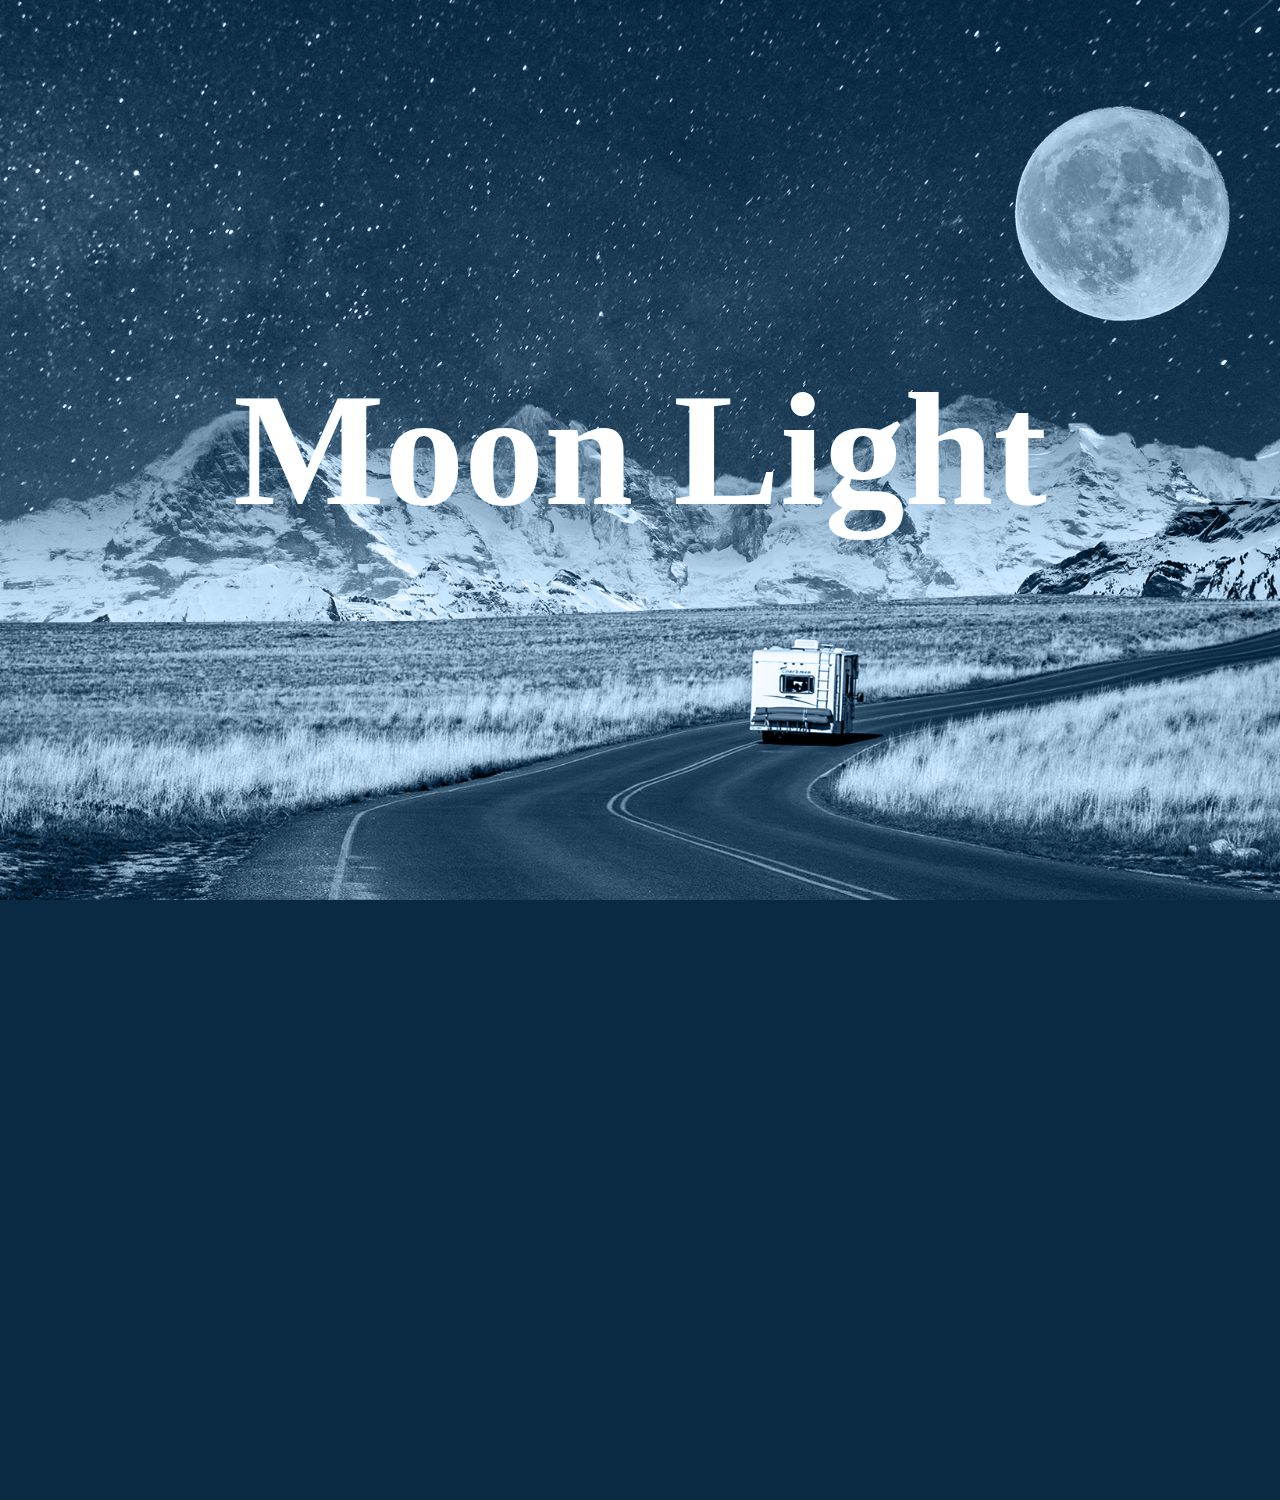
<file: scrolling-parallax/index.html>
<!DOCTYPE html>
<head>
    <meta charset="UTF-8">
    <title>Document</title>
    <link rel="stylesheet" href="style.css">
</head>
<body>
<section>
    <img src="images/bg.jpg" id="bg">
    <img src="images/moon.png" id="moon">
    <img src="images/mountain.png" id="mountain">
    <img src="images/road.png" id="road">
    <h2 id="text">Moon Light</h2>
</section>
<script>
    let bg = document.querySelector('#bg')
    let moon = document.querySelector('#moon')
    let mountain = document.querySelector('#mountain')
    let road = document.querySelector('#road')
    let text = document.querySelector('#text')

    window.addEventListener('scroll', () => {
        var value = window.scrollY;
        bg.style.top = value * 0.5 + 'px';
        moon.style.left = -value * 0.5 + 'px';
        mountain.style.top = -value * 0.15 + 'px';
        road.style.top = value * 0.15 + 'px';
        text.style.top = value * 1 + 'px';
    })
</script>
</body>
</html>
</file>
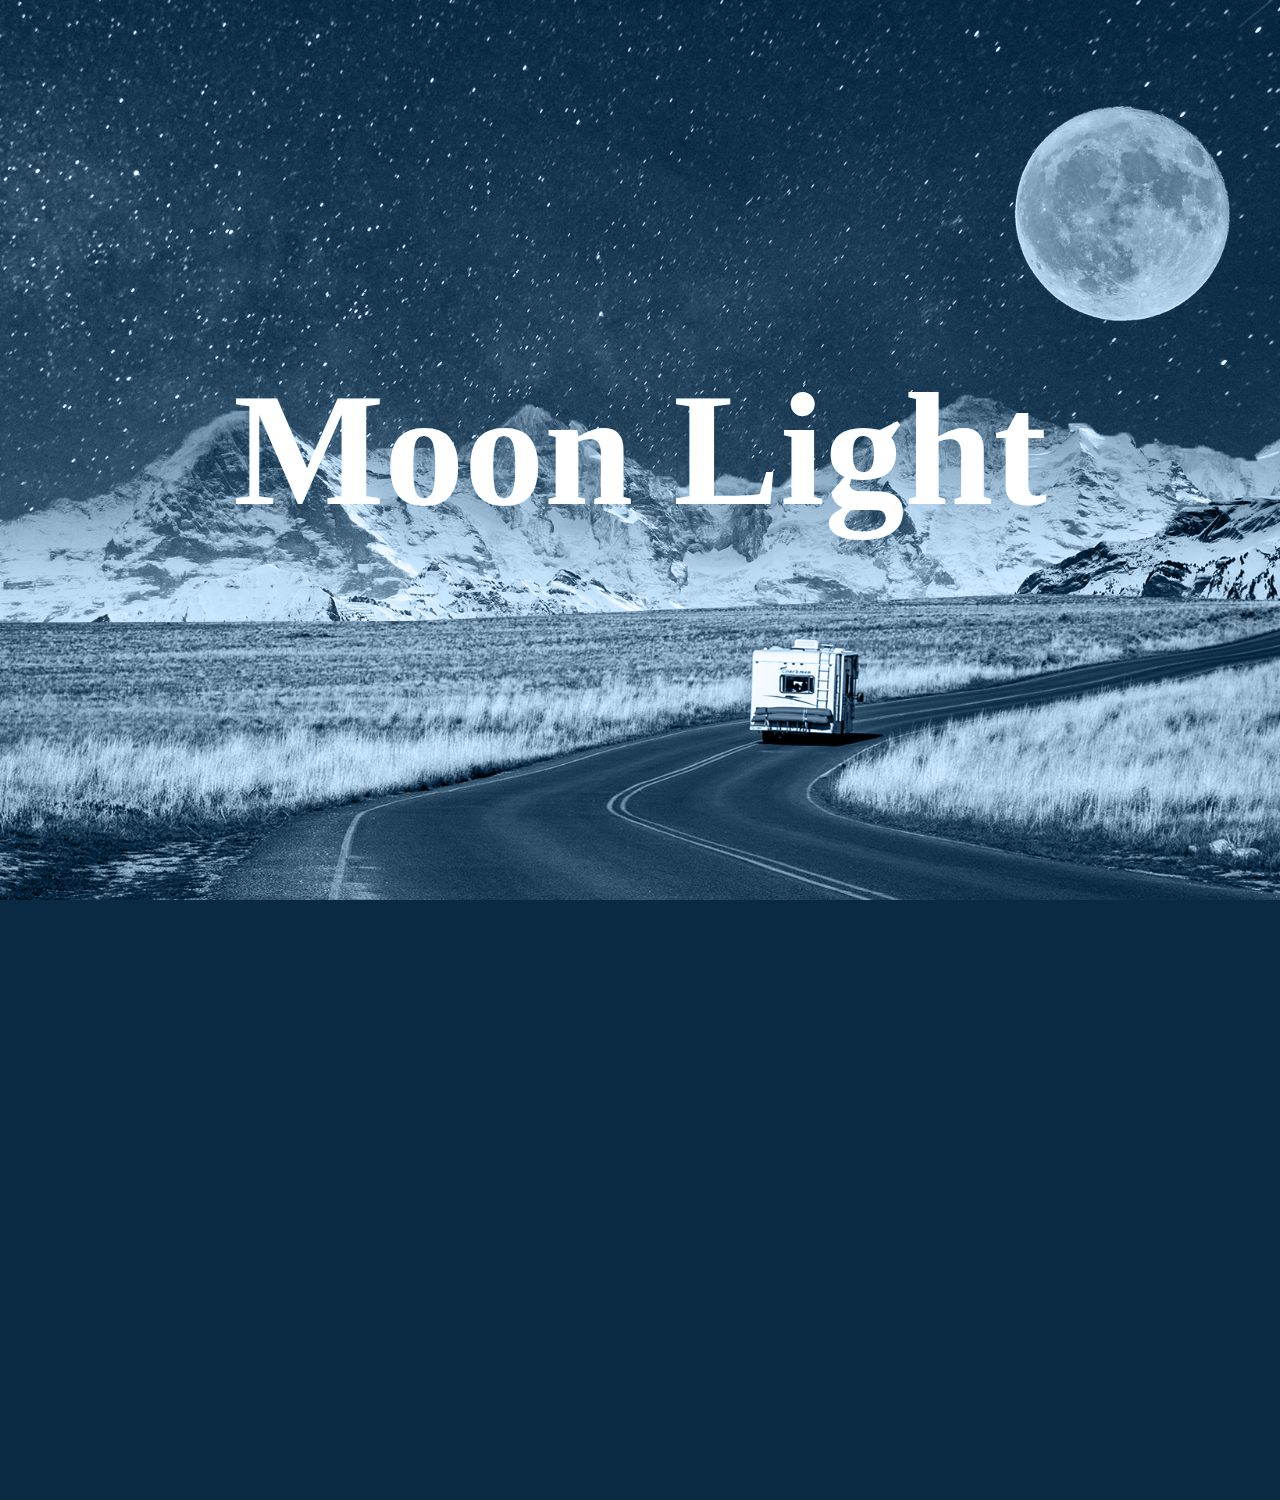
<file: scrolling-parallax/demo1/index.html>
<!DOCTYPE html>
<head>
    <meta charset="UTF-8">
    <title>Scrolling Parallax</title>
    <link rel="stylesheet" href="style.css">
</head>
<body>
<section>
    <img src="images/bg.jpg" id="bg">
    <img src="images/moon.png" id="moon">
    <img src="images/mountain.png" id="mountain">
    <img src="images/road.png" id="road">
    <h2 id="text">Moon Light</h2>
</section>
<script>
    let bg = document.querySelector('#bg')
    let moon = document.querySelector('#moon')
    let mountain = document.querySelector('#mountain')
    let road = document.querySelector('#road')
    let text = document.querySelector('#text')

    window.addEventListener('scroll', () => {
        var value = window.scrollY;
        bg.style.top = value * 0.5 + 'px';
        moon.style.left = -value * 0.5 + 'px';
        mountain.style.top = -value * 0.15 + 'px';
        road.style.top = value * 0.15 + 'px';
        text.style.top = value * 1 + 'px';
    })
</script>
</body>
</html>
</file>
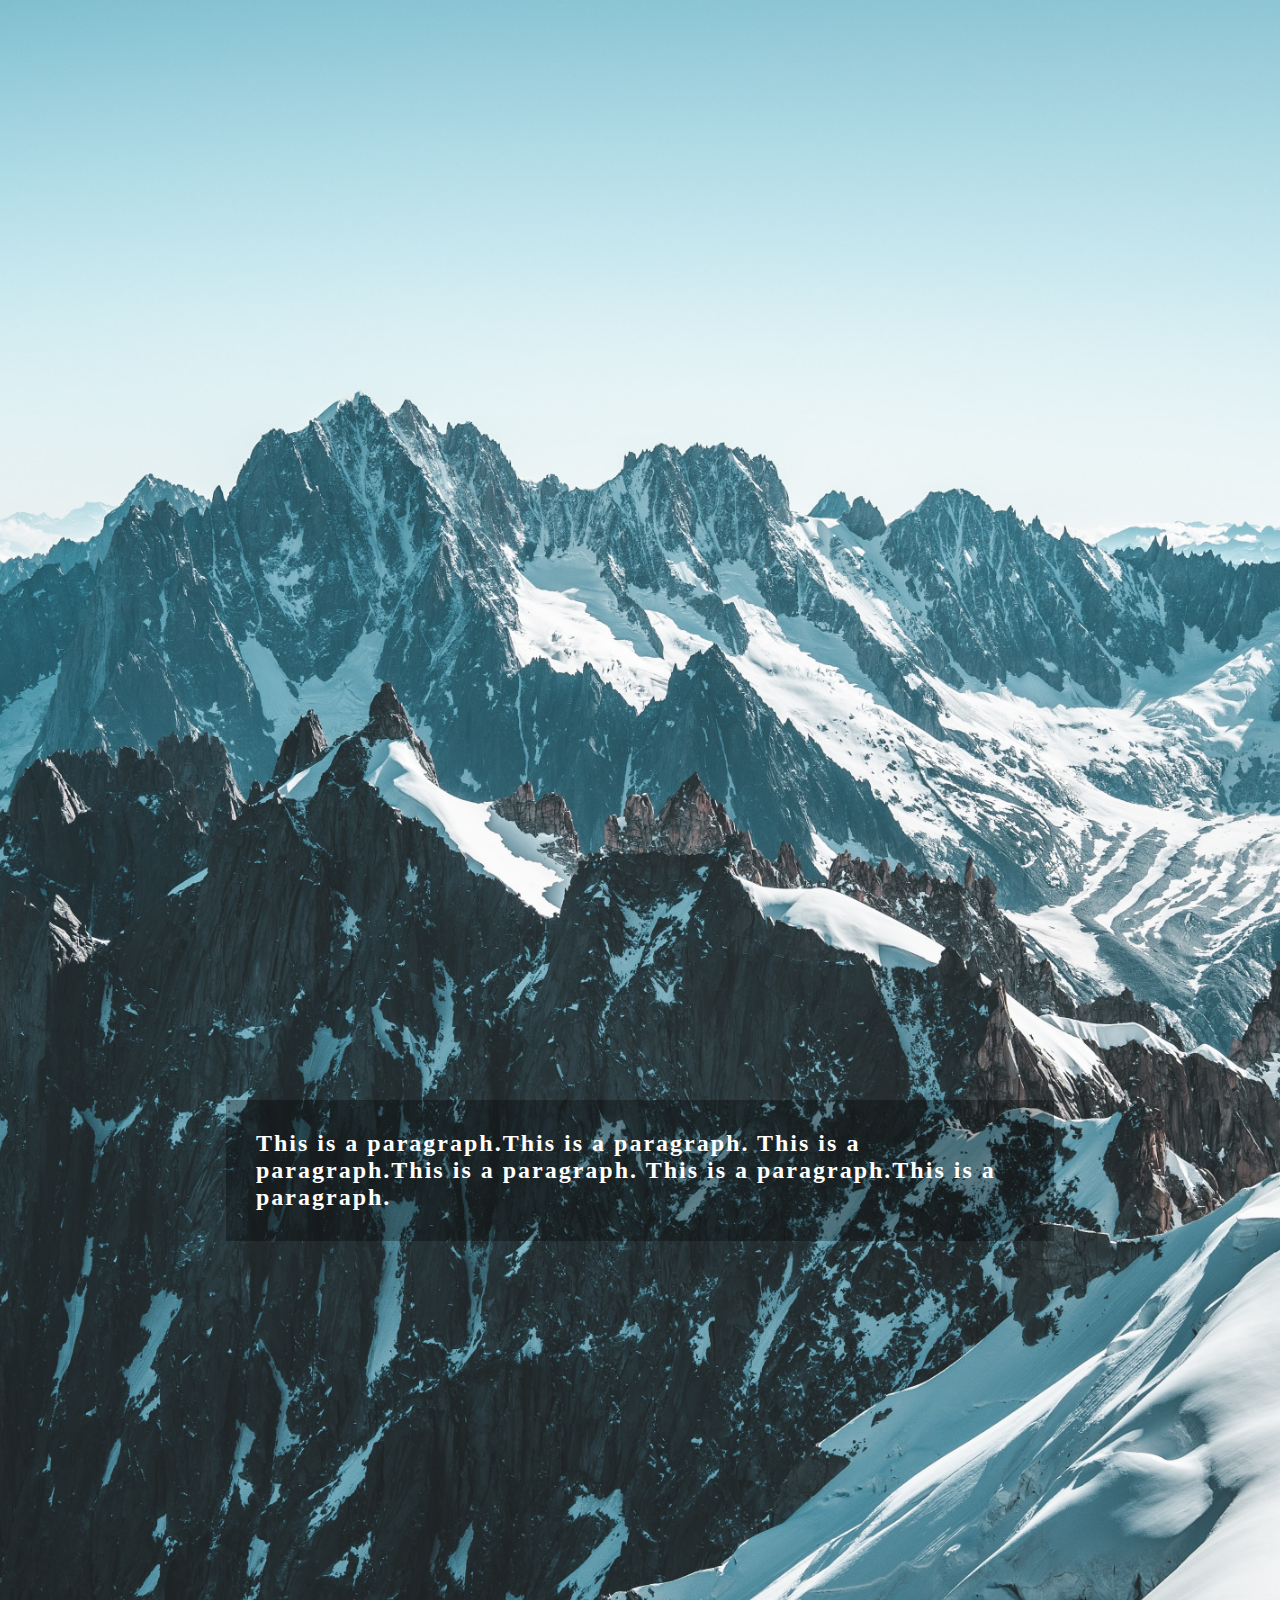
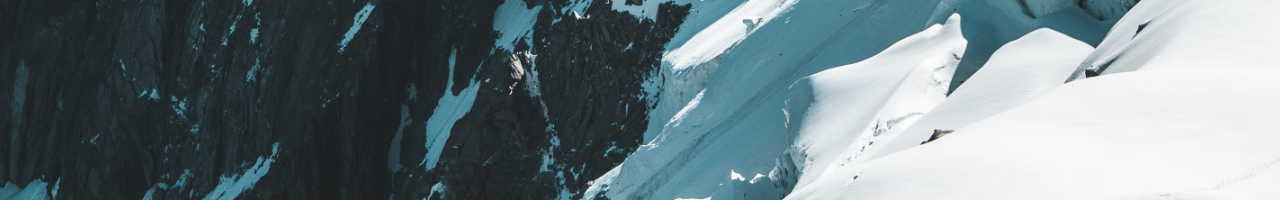
<file: scrolling-parallax/demo2/index.html>
<!DOCTYPE html>
<html lang="en">
<head>
    <meta charset="UTF-8">
    <meta http-equiv="X-UA-Compatible" content="IE=edge">
    <meta name="viewport" content="width=device-width, initial-scale=1.0">
    <title>Scrolling Parallax</title>
    <link rel="stylesheet" href="style.css">
</head>
<body>
<div class="background"><span>Mountain</span></div>
<h2>
    This is a paragraph.This is a paragraph.
    This is a paragraph.This is a paragraph.
    This is a paragraph.This is a paragraph.
</h2>
<script>
    const background = document.querySelector(".background")
    document.addEventListener('scroll', () => {
        const scrollY = window.scrollY
        if (scrollY !== 0) {
            background.style.backgroundPosition = `calc(50% + ${scrollY}px) calc(50% + ${scrollY}px)`
        } else{
            background.style.backgroundPosition = ''
        }
    })
</script>
</body>
</html>
</file>
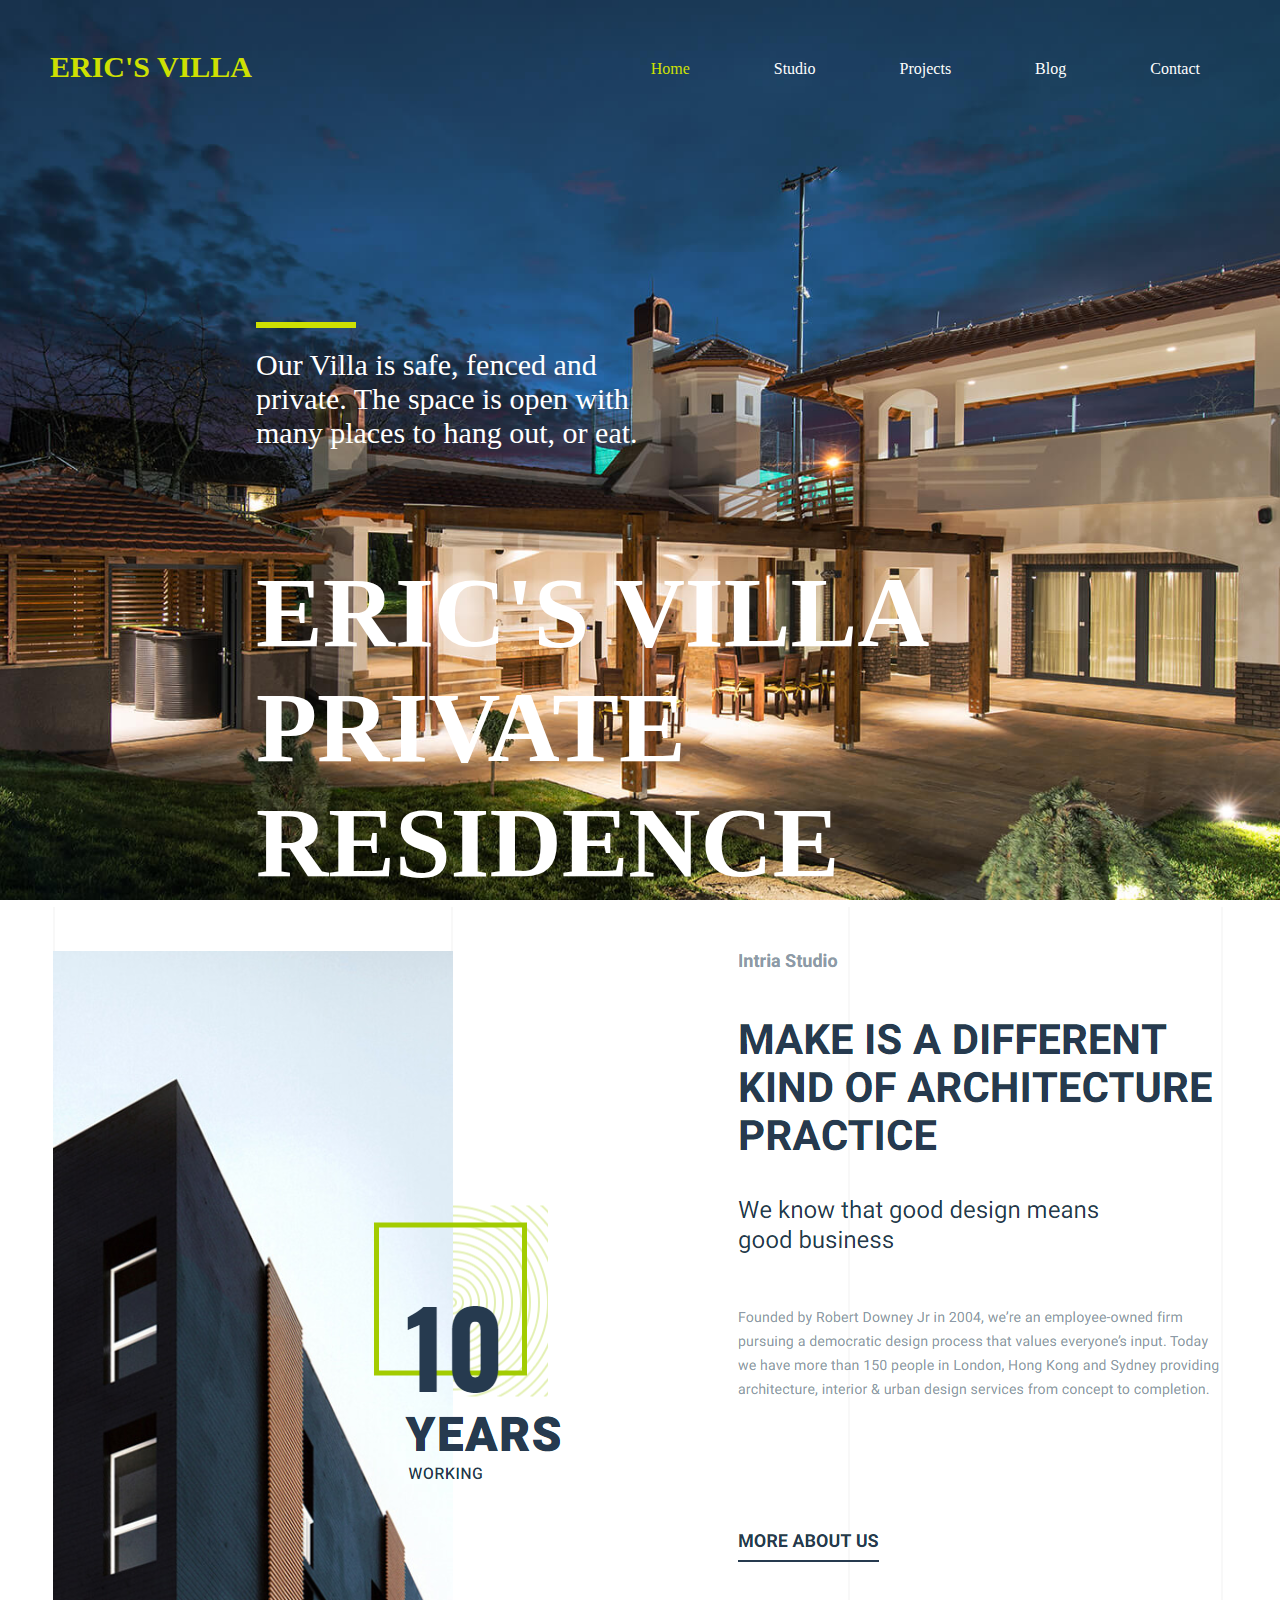
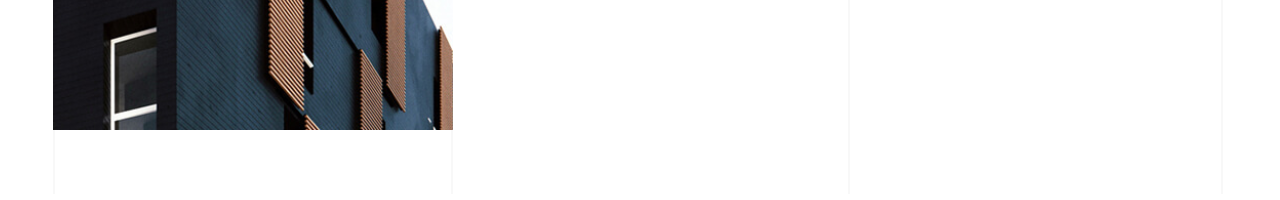
<file: scrolling-parallax/demo4/index.html>
<!DOCTYPE html>
<html lang="en">

<head>
    <meta charset="UTF-8">
    <link rel="stylesheet" href="style.css">
    <title>Scrolling Parallax</title>
</head>

<body>
    <div class="wrap">
        <!--菜单-->
        <div class="nav">
            <div class="logo">
                <p>ERIC'S VILLA</p>
            </div>
            <div class="menu">
                <ul>
                    <li class="active">Home</li>
                    <li>Studio</li>
                    <li>Projects</li>
                    <li>Blog</li>
                    <li>Contact</li>
                </ul>
            </div>
        </div>
        <!--中间内容-->

        <!--banner内容-->
        <div class="banner">
            <div class="desc">
                <div class="line"></div>
                <p>Our Villa is safe, fenced and private. The space is open with many places to hang out, or eat.</p>
            </div>
            <div class="name">
                <h1>ERIC'S VILLA<br>PRIVATE RESIDENCE</h1>
            </div>
        </div>
        <!--占位内容-->
        <div class="content">
            <img src="images/1.png" alt="">
        </div>
    </div>
</body></html>
</file>
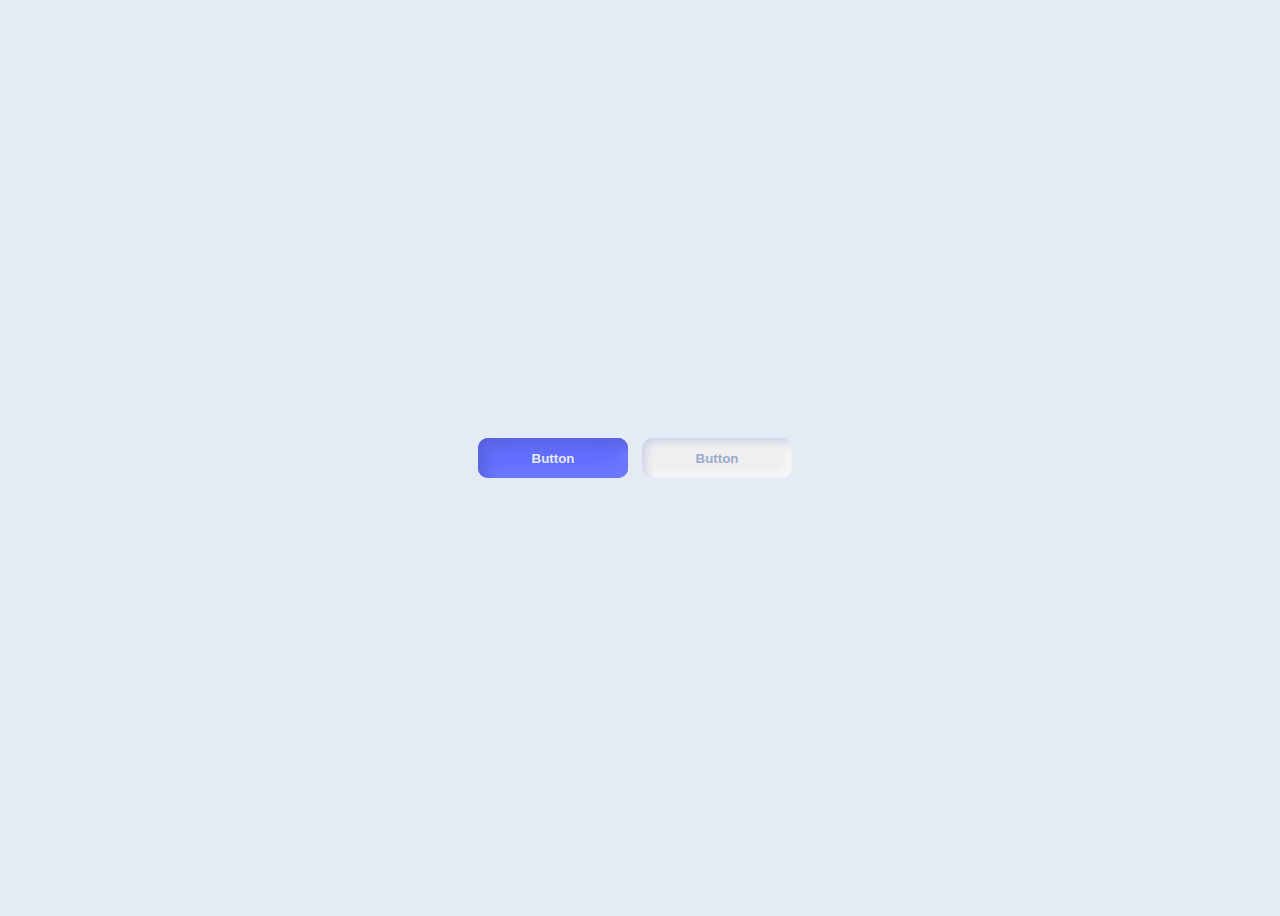
<file: CAMOUFLAGE/button.html>
<!doctype html>
<html lang="en">
<head>
    <meta charset="UTF-8">
    <meta name="viewport"
          content="width=device-width, user-scalable=no, initial-scale=1.0, maximum-scale=1.0, minimum-scale=1.0">
    <meta http-equiv="X-UA-Compatible" content="ie=edge">
    <title>CAMOUFLAGE-BUTTON</title>
</head>
<style>
    /* 拟态阴影 https://neumorphism.io/#55b9f3 */
    /* Button css https://cssbuttons.io/ */

    :root {
        /* 定义变量 */
        --white: #FFFFFF;
        --background: #E4EBF5;
        --color-2: #c8d0e7;
        --color-3: #9baacf;
        --color-4: #636ffe;
        --box-shadow: inset 0.2rem 0.2rem 0.5rem var(--color-2), inset -0.2rem -0.2rem 0.5rem var(--white);
        --active-shadow: 0.3rem 0.3rem 0.6rem var(--color-2), -0.2rem -0.2rem 0.5rem var(--white);
    }

    body {
        height: 100vh;
        display: flex;
        overflow: hidden;
        background: var(--background);
    }

    div {
        margin: auto;
    }

    button {
        height: 40px;
        width: 150px;
        margin-right: 10px;
        font-weight: 800;
        line-height: 40px;
        outline: none;
        border: none;
        border-radius: 10px;
        cursor: pointer;
    }

    .purple-btn {
        color: var(--background);
        background: #636ffe;
        box-shadow: inset 8px 8px 14px #5863e2,
        inset -8px -8px 14px #6e7bff;
    }

    .purple-btn:active {
        color: var(--white);
    }

    .white-btn {
        color: var(--color-3);
        box-shadow: var(--box-shadow);
    }

    .white-btn:active {
        box-shadow: var(--active-shadow);
    }


</style>
<body>
<div>
    <div class="btn-wrapper">
        <button class="purple-btn">Button</button>
        <button class="white-btn">Button</button>
    </div>
</div>
</body>
</html>
</file>
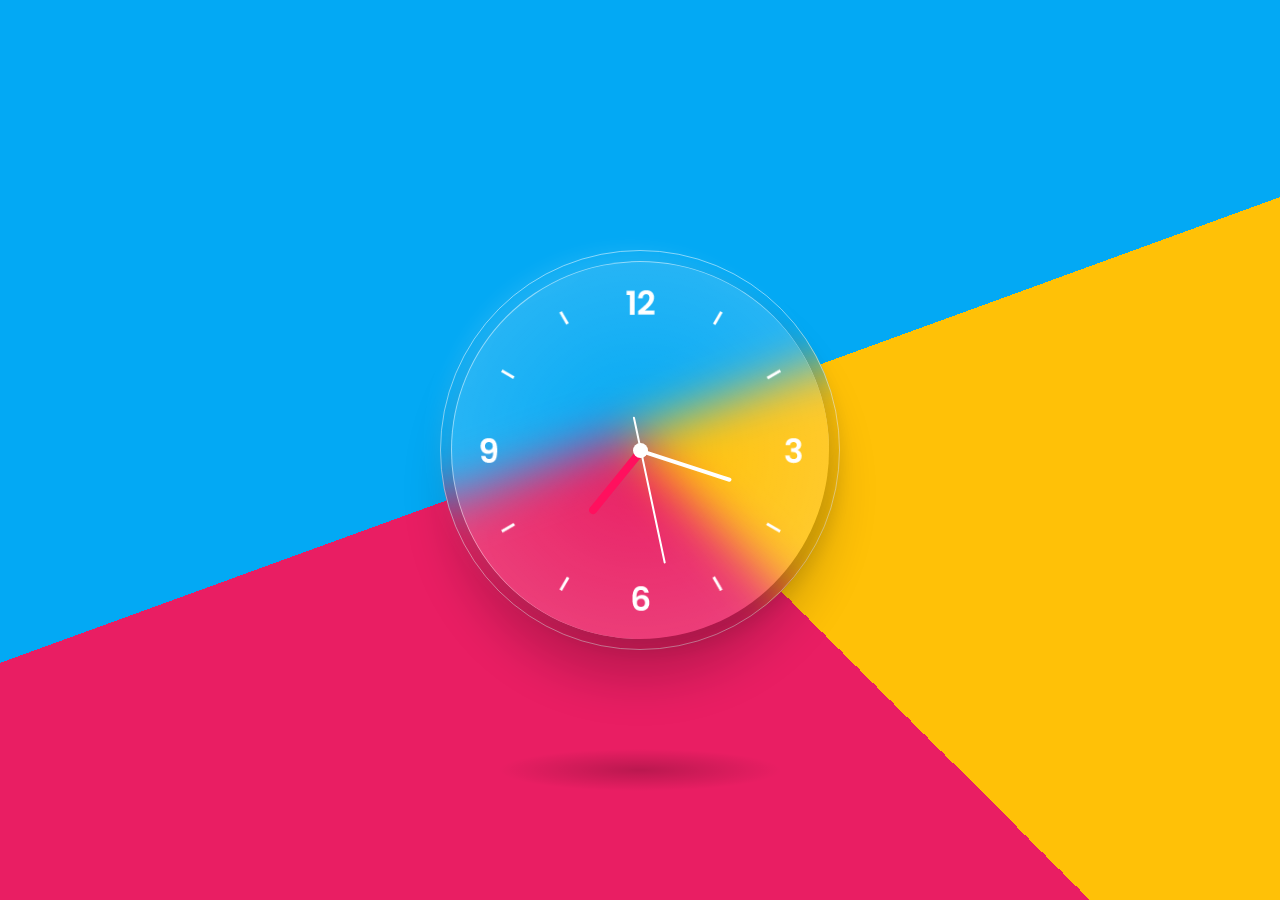
<file: CAMOUFLAGE/CLOCK/clock.html>
<!DOCTYPE html>
<html lang="en">
<head>
    <meta charset="UTF-8">
    <title>CAMOUFLAGE-CLOCK</title>
    <link rel="stylesheet" href="clock.css">
</head>
<body>
<div class="container">
    <div class="wrapper">
        <div class="clock">
            <div class="hour">
                <div class="hr" id="hr"></div>
            </div>
            <div class="min">
                <div class="mn" id="mn"></div>
            </div>
            <div class="sec">
                <div class="sc" id="sc"></div>
            </div>
        </div>
    </div>
</div>
<script>
    const deg = 6;
    const hr = document.querySelector('#hr');
    const mn = document.querySelector('#mn');
    const sc = document.querySelector('#sc');

    setInterval(()=>{
        let day = new Date();
        let hh = day.getHours() * 30;
        let mm = day.getMinutes() * deg;
        let ss = day.getSeconds() * deg;

        hr.style.transform = `rotateZ(${hh+(mm/12)}deg)`;
        mn.style.transform = `rotateZ(${(mm)}deg)`;
        sc.style.transform = `rotateZ(${(ss)}deg)`;
    })

</script>
</body>
</html>
</file>
<file: scrolling-parallax/style.css>
* {
    margin: 0;
    padding: 0;
}
body {
    background-color: #0a2a43;
    min-height: 1500px;
}
section {
    position: relative;
    width: 100%;
    height: 100vh;
    overflow: hidden;
    display: flex;
    justify-content: center;
    align-items: center;
}
section:before {
    content: '';
    position: absolute;
    bottom: 0;
    width: 100%;
    height: 100px;
    z-index: 10000;
}
section:after {
    content: '';
    position: absolute;
    top: 0;
    left: 0;
    width: 100%;
    height: 100%;
    background: #0a2a43;
    z-index: 10000;
    mix-blend-mode: color;/*设置图片元素与父容器背景（黄色）进行混合，图片会变暗*/
}
section img {
    position: absolute;
    top: 0;
    left: 0;
    width: 100%;
    height: 100%;
    object-fit: cover;/*对图片进行剪切，保留原始比例*/
    pointer-events: none;/*设置元素是否对鼠标事件做出反应*/
}
#text {
    position: relative;
    color: #ffffff;
    font-size: 10em;
    z-index: 1;
}
#road {
    z-index: 2;
}
</file>
<file: scrolling-parallax/demo1/style.css>
* {
    margin: 0;
    padding: 0;
}
body {
    background-color: #0a2a43;
    min-height: 1500px;
}
section {
    position: relative;
    width: 100%;
    height: 100vh;
    overflow: hidden;
    display: flex;
    justify-content: center;
    align-items: center;
}
section:before {
    content: '';
    position: absolute;
    bottom: 0;
    width: 100%;
    height: 100px;
    z-index: 10000;
}
section:after {
    content: '';
    position: absolute;
    top: 0;
    left: 0;
    width: 100%;
    height: 100%;
    background: #0a2a43;
    z-index: 10000;
    mix-blend-mode: color;/*设置图片元素与父容器背景（黄色）进行混合，图片会变暗*/
}
section img {
    position: absolute;
    top: 0;
    left: 0;
    width: 100%;
    height: 100%;
    object-fit: cover;/*对图片进行剪切，保留原始比例*/
    pointer-events: none;/*设置元素是否对鼠标事件做出反应*/
}
#text {
    position: relative;
    color: #ffffff;
    font-size: 10em;
    z-index: 1;
}
#road {
    z-index: 2;
}
</file>
<file: scrolling-parallax/demo2/style.css>
html,
body {
    margin: 0;
    padding: 0;
    height: 200vh;
    overflow-x: hidden;
}
.background {
    background-image: url("./images/mountain.jpg");
    background-size: cover;
    background-position: 50% 50%;
    height: 200vh;
    font: 900 25rem '';
    line-height: 130vh;
    -webkit-background-clip: text;
    -webkit-text-fill-color: transparent;
    position: relative;
    text-align: center;
    overflow: hidden;
}
.background::before {
    content: '';
    background-size: cover;
    background-image: inherit;
    background-position: 50% 50%;
    position: absolute;
    top: 0;
    left: 0;
    bottom: 0;
    right: 0;
    z-index: -99;
}
h1 {
    position: absolute;
    text-align: center;
    width: 100%;
    letter-spacing: 10px;
    color: #fff;
}
h2 {
    position: absolute;
    letter-spacing: 2px;
    top: 120vh;
    width: 60%;
    color: #fff;
    left: 50%;
    transform: translateX(-50%);
    padding: 30px;
    background-color: rgba(0, 0, 0, .3);
}
</file>
<file: scrolling-parallax/demo4/style.css>
* {
    padding: 0;
    margin: 0;
    box-sizing: border-box;
    color: #fff;
}

.wrap {
    width: 100%;
    background: url(./images/bg.jpg) no-repeat center;
    background-attachment: fixed;
    background-size: cover;
    overflow-x: hidden;
}

.logo {
    position: absolute;
    top: 50px;
    left: 50px;
}

.logo p {
    font-size: 30px;
    color: #cee002;
    font-weight: 800;
}

.menu {
    position: absolute;
    top: 20px;
    right: 40px;
}

.menu ul li {
    list-style: none;
    display: inline-block;
    padding: 40px;
}

.active {
    color: #cee002;
}

.banner {
    width: 60%;
    height: 100vh;
    margin: auto;
    display: grid;
    grid-template-rows: 1fr 1fr;
}

.desc,
.name {
    align-self: end;
}

.line {
    width: 100px;
    height: 6px;
    background: #cee002;
}

.desc p {
    width: 50%;
    font-size: 30px;
    font-weight: 200;
    padding-top: 20px;
}

h1 {
    font-size: 100px;
}

.content {
    width: 100vw;
    height: 100vh;
    background: #fff;
    display: flex;
    align-items: center;
    justify-content: center;
}
</file>
<file: CAMOUFLAGE/CLOCK/clock.css>
* {
    margin: 0;
    padding: 0;
    box-sizing: border-box;
}

body {
    display: flex;
    justify-content: center;
    align-items: center;
    min-height: 100vh;
}

body::before,
body::after {
    content: '';
    position: absolute;
    left: 0;
    width: 100%;
    height: 100%;
}

body::before {
    top: 0;
    background: linear-gradient(45deg, #e91e63, #e91e63 50%, #ffc107 50%, #ffc107);
}

body::after {
    top: -20px;
    background: linear-gradient(160deg, #03a9f4, #03a9f4 50%, transparent 50%, transparent);
    animation: animate 5s ease-in-out infinite;
}

@keyframes animate {
    0%, 100% {
        transform: translateY(10px);
    }
    50% {
        transform: translateY(-10px);
    }
}

.container {
    position: relative;
}

.container::before {
    content: '';
    position: absolute;
    bottom: -150px;
    width: 100%;
    height: 60px;
    background: radial-gradient(rgba(0, 0, 0, .2), transparent, transparent);
    border-radius: 50%;
}

.wrapper {
    position: relative;
    z-index: 1;
    width: 400px;
    height: 400px;
    backdrop-filter: blur(25px);
    border-radius: 50%;
    border: 1px solid rgba(255, 255, 255, .5);
    animation: animate 5s ease-in-out infinite;
    animation-delay: -2.5s;
}

.clock {
    position: absolute;
    top: 10px;
    left: 10px;
    right: 10px;
    bottom: 10px;
    display: flex;
    justify-content: center;
    align-items: center;
    background: radial-gradient(transparent, rgba(255, 255, 255, .2)), url('clock.png');
    background-size: cover;
    border-radius: 50%;
    backdrop-filter: blur(25px);
    border: 1px solid rgba(255, 255, 255, .5);
    border-bottom: none;
    border-right: none;
    box-shadow: -10px -10px 20px rgba(255, 255, 255, .1), 10px 10px 20px rgba(0, 0, 0, .1), 0 40px 50px rgba(0, 0, 0, .2);
}

.clock::before {
    content: '';
    position: absolute;
    width: 15px;
    height: 15px;
    background: #fff;
    border-radius: 50%;
    z-index: 10000;
}

.hour, .min, .sec {
    position: absolute;
}

.hour, .hr {
    width: 160px;
    height: 160px;
}

.min, .mn {
    width: 190px;
    height: 190px;
}

.sec, .sc {
    width: 230px;
    height: 230px;
}

.hr, .mn, .sc {
    display: flex;
    justify-content: center;
    position: absolute;
    border-radius: 50%;
}

.hr::before {
    content: '';
    position: absolute;
    width: 8px;
    height: 80px;
    background: #ff105e;
    z-index: 11;
    border-radius: 6px;
}

.mn::before {
    content: '';
    position: absolute;
    width: 4px;
    height: 90px;
    background: #fff;
    z-index: 12;
    border-radius: 6px;
}

.sc::before {
    content: '';
    position: absolute;
    width: 2px;
    height: 150px;
    background: #fff;
    z-index: 13;
    border-radius: 6px;
}
</file>
